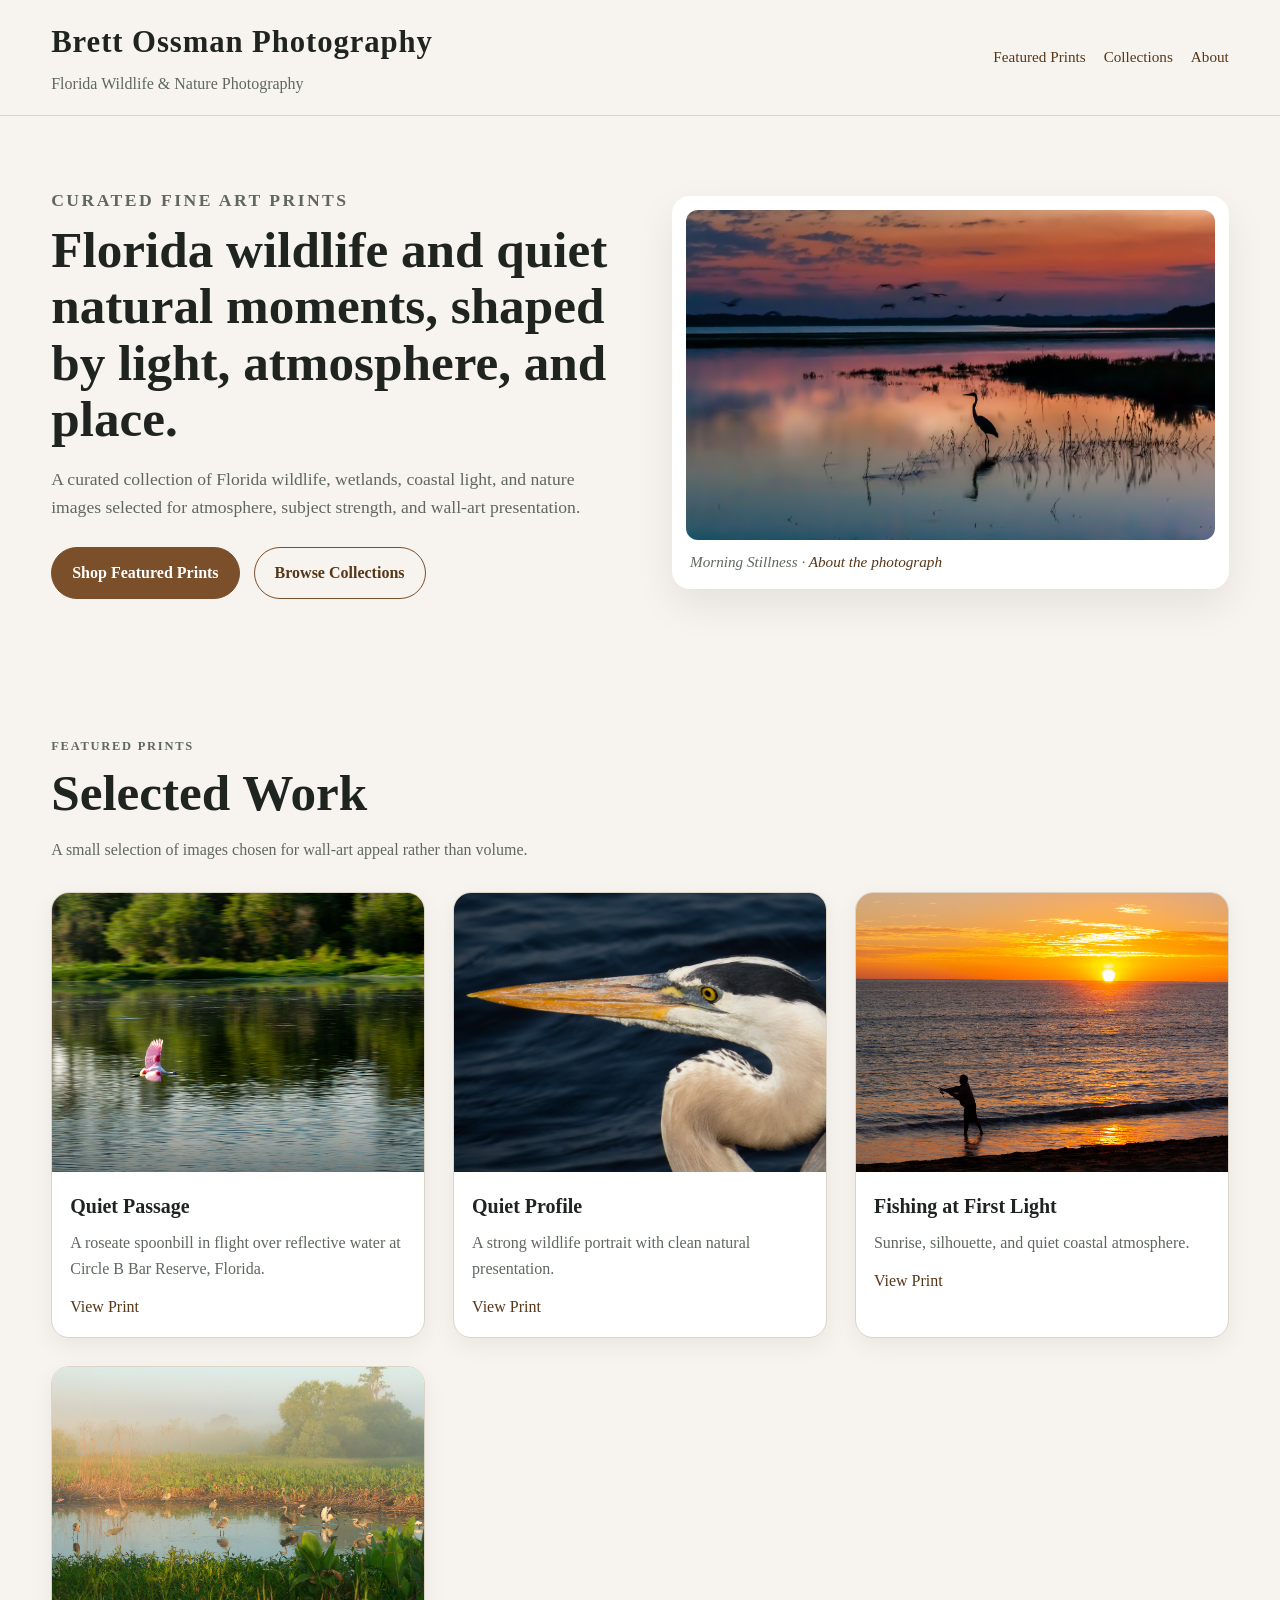
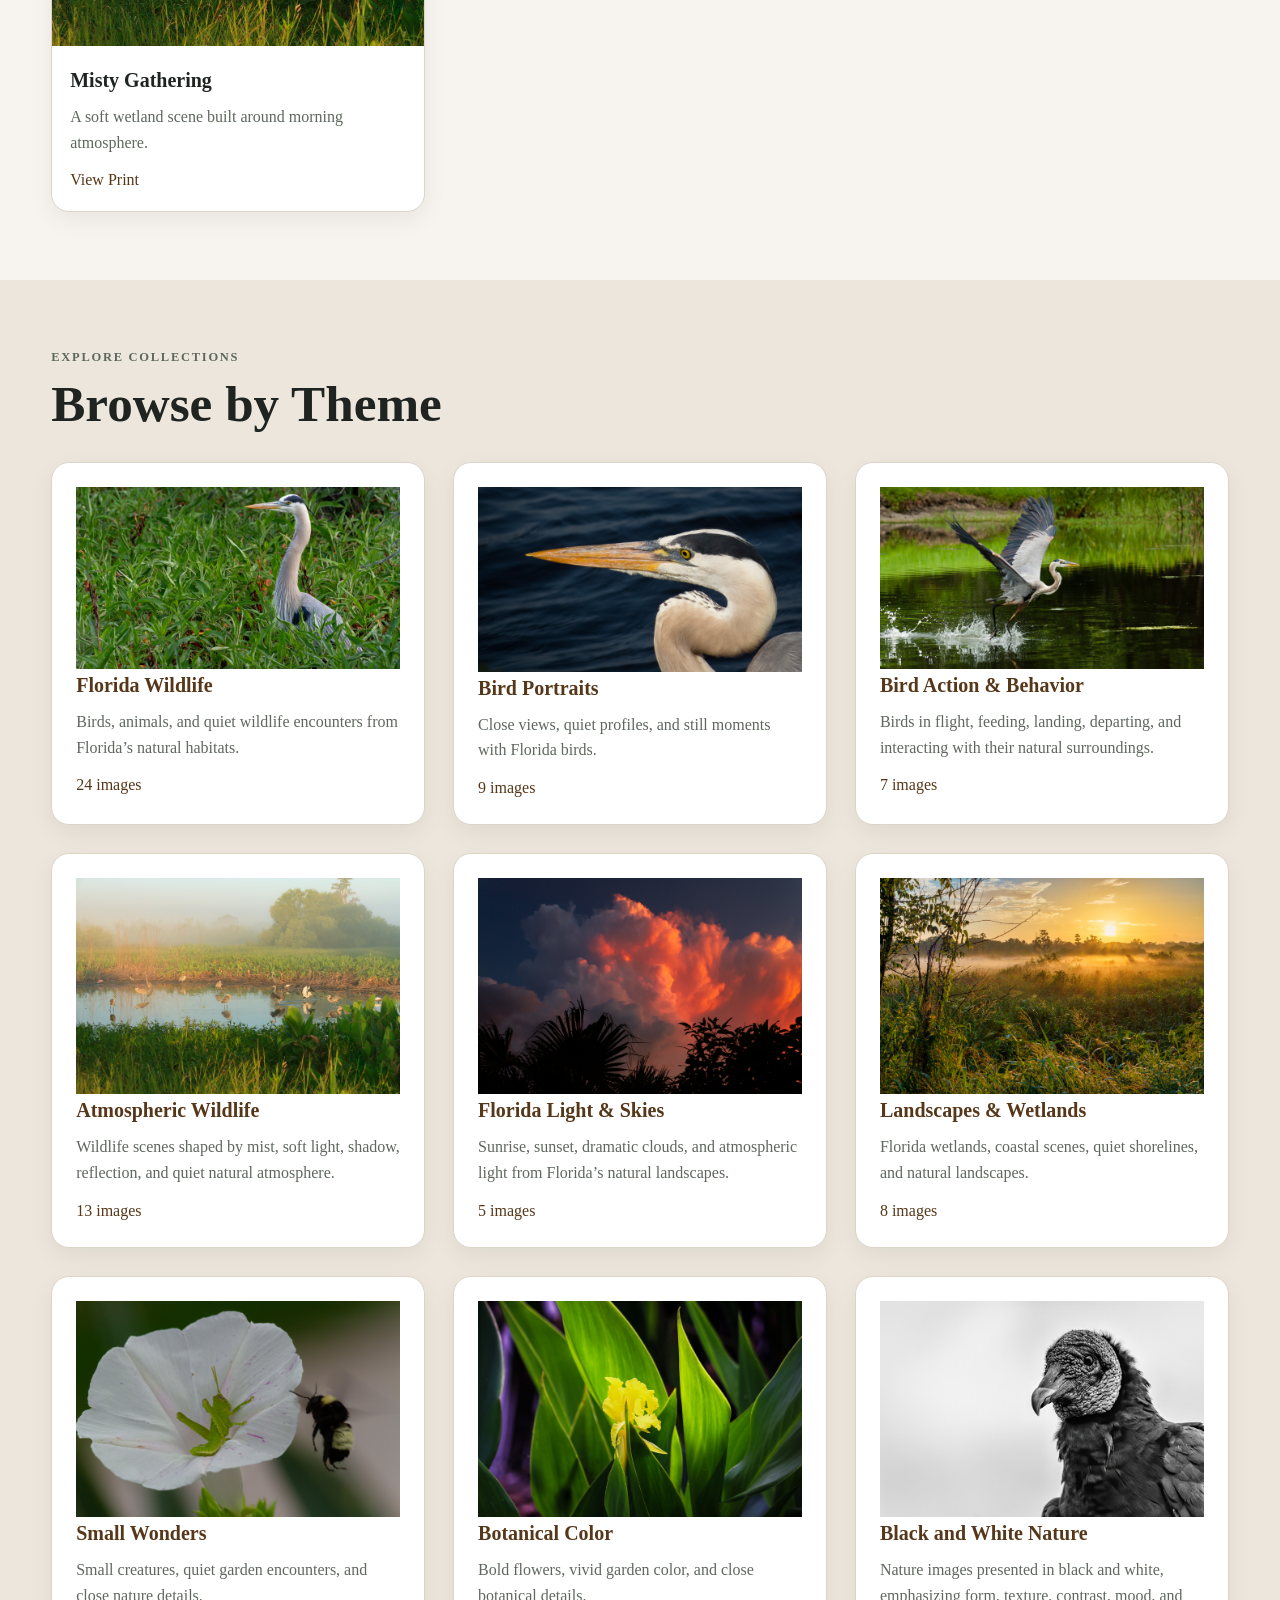
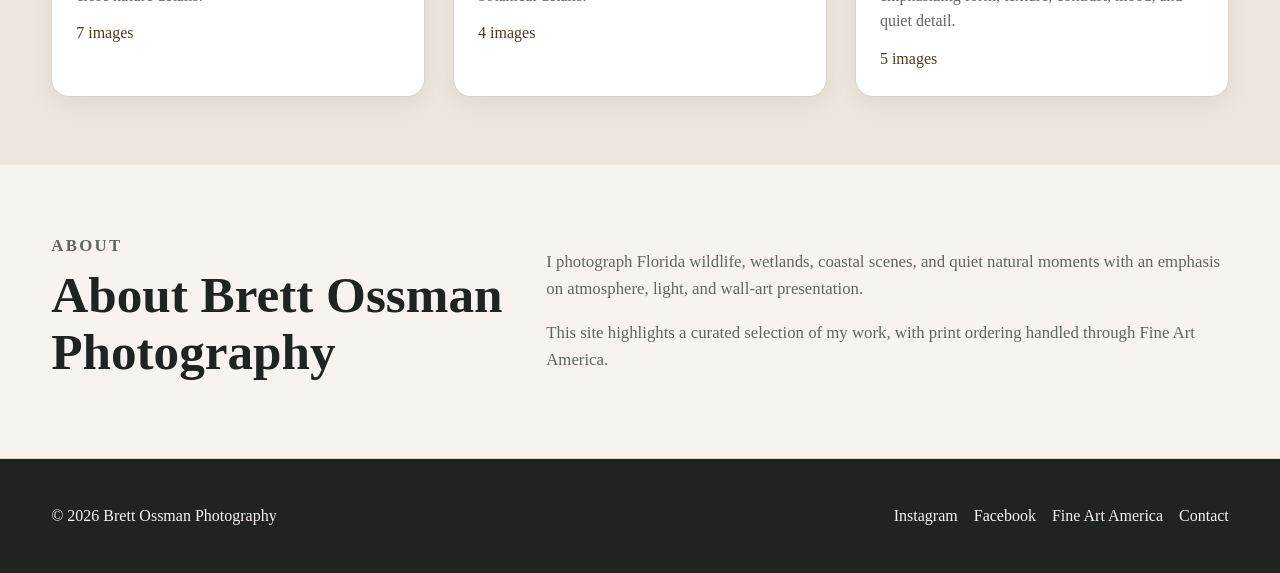
<file: index.html>
<!doctype html>
<html lang="en">

<head>
  <!-- Google tag (gtag.js) -->
  <script async src="https://www.googletagmanager.com/gtag/js?id=G-192TVSSP1P"></script>
  <script>
    window.dataLayer = window.dataLayer || [];
    function gtag() { dataLayer.push(arguments); }
    gtag('js', new Date());

    gtag('config', 'G-192TVSSP1P');
  </script>

  <meta charset="UTF-8" />
  <meta name="viewport" content="width=device-width, initial-scale=1.0" />

  <title>
    Brett Ossman Photography | Florida Wildlife &amp; Nature Photography
  </title>

  <meta name="description"
    content="Florida wildlife and nature photography by Brett Ossman. Shop curated fine art prints through Fine Art America." />

  <!-- Social sharing preview -->
  <meta property="og:title" content="Brett Ossman Photography | Florida Wildlife &amp; Nature Photography" />
  <meta property="og:type" content="website" />
  <meta property="og:url" content="https://brettossman.com/" />
  <meta property="og:site_name" content="Brett Ossman Photography" />
  <meta property="og:description"
    content="Florida wildlife, wetlands, coastal light, and quiet natural moments selected for atmosphere and wall-art presentation." />
  <meta property="og:image" content="https://brettossman.com/images/morning-stillness.jpg" />
  <meta property="og:image:type" content="image/jpeg" />
  <meta property="og:image:width" content="1600" />
  <meta property="og:image:height" content="994" />
  <meta property="og:image:alt" content="A heron standing in calm wetlands beneath a colorful dawn sky." />
  <meta name="p:domain_verify" content="afb8db14fca113ee64ce7ff60b80d902" />

  <link rel="stylesheet" href="style.css" />
</head>

<body>
  <header class="site-header">
    <div class="container header-inner">
      <div>
        <h1>Brett Ossman Photography</h1>
        <p>Florida Wildlife &amp; Nature Photography</p>
      </div>

      <nav class="top-nav" aria-label="Main navigation">
        <a href="#featured">Featured Prints</a>
        <a href="#collections">Collections</a>
        <a href="#about">About</a>
      </nav>
    </div>
  </header>

  <main>
    <section class="hero">
      <div class="container hero-grid">
        <div class="hero-text">
          <p class="eyebrow">Curated Fine Art Prints</p>
          <h2>
            Florida wildlife and quiet natural moments, shaped by light, atmosphere, and place.
          </h2>
          <p>
            A curated collection of Florida wildlife, wetlands, coastal light,
            and nature images selected for atmosphere, subject strength, and
            wall-art presentation.
          </p>

          <div class="button-row">
            <a class="button primary" href="https://fineartamerica.com/profiles/lanis-ossman">
              Shop Featured Prints
            </a>
            <a class="button secondary" href="https://fineartamerica.com/profiles/lanis-ossman?tab=artworkgalleries">
              Browse Collections
            </a>
          </div>
        </div>
        <div class="hero-image-wrap">
          <a href="https://fineartamerica.com/featured/morning-stillness-lanis-ossman.html" target="_blank"
            rel="noopener noreferrer" aria-label="View Morning Stillness print on Fine Art America">
            <img src="images/morning-stillness.jpg"
              alt="Morning Stillness, a heron standing in calm wetlands beneath a colorful dawn sky"
              class="hero-image" />
          </a>

          <p class="image-caption">
            Morning Stillness · <a href="morning-stillness.html">About the photograph</a>
          </p>
        </div>
      </div>
    </section>

    <section id="featured" class="section">
      <div class="container">
        <div class="section-heading">
          <p class="eyebrow">Featured Prints</p>
          <h2>Selected Work</h2>
          <p>
            A small selection of images chosen for wall-art appeal rather than
            volume.
          </p>
        </div>

        <div class="card-grid">
          <article class="print-card">
            <a href="https://fineartamerica.com/featured/quiet-passage-lanis-ossman.html" target="_blank"
              rel="noopener noreferrer">
              <img src="images/quiet-passage-roseatespoonbill-in-flight.jpg"
                alt="Roseate spoonbill in flight over reflective water at Circle B Bar Reserve, Florida" />
            </a>
            <div class="card-content">
              <h3>Quiet Passage</h3>
              <p>
                A roseate spoonbill in flight over reflective water at Circle B Bar Reserve, Florida.
              </p>
              <a href="https://fineartamerica.com/featured/quiet-passage-lanis-ossman.html" target="_blank"
                rel="noopener noreferrer">
                View Print
              </a>
            </div>
          </article>

          <article class="print-card">
            <a href="https://fineartamerica.com/featured/quiet-profile-lanis-ossman.html" target="_blank"
              rel="noopener noreferrer">
              <img src="images/quiet-profile.jpg" alt="Quiet Profile" />
            </a>
            <div class="card-content">
              <h3>Quiet Profile</h3>
              <p>
                A strong wildlife portrait with clean natural presentation.
              </p>
              <a href="https://fineartamerica.com/featured/quiet-profile-lanis-ossman.html" target="_blank"
                rel="noopener noreferrer">
                View Print
              </a>
            </div>
          </article>

          <article class="print-card">
            <a href="https://fineartamerica.com/featured/fishing-at-first-light-lanis-ossman.html" target="_blank"
              rel="noopener noreferrer">
              <img src="images/fishing-at-first-light.jpg" alt="Fishing at First Light" />
            </a>
            <div class="card-content">
              <h3>Fishing at First Light</h3>
              <p>Sunrise, silhouette, and quiet coastal atmosphere.</p>
              <a href="https://fineartamerica.com/featured/fishing-at-first-light-lanis-ossman.html" target="_blank"
                rel="noopener noreferrer">
                View Print
              </a>
            </div>
          </article>

          <article class="print-card">
            <a href="https://fineartamerica.com/featured/misty-gathering-lanis-ossman.html" target="_blank"
              rel="noopener noreferrer">
              <img src="images/misty-gathering.jpg" alt="Misty Gathering" />
            </a>
            <div class="card-content">
              <h3>Misty Gathering</h3>
              <p>A soft wetland scene built around morning atmosphere.</p>
              <a href="https://fineartamerica.com/featured/misty-gathering-lanis-ossman.html" target="_blank"
                rel="noopener noreferrer">
                View Print
              </a>
            </div>
          </article>
        </div>
      </div>
    </section>

    <section id="collections" class="section section-muted">
      <div class="container">
        <div class="section-heading">
          <p class="eyebrow">Explore Collections</p>
          <h2>Browse by Theme</h2>
        </div>
        <div id="collection-grid" class="collection-grid">
          <p>Loading collections...</p>
        </div>
      </div>
    </section>

    <section id="about" class="section">
      <div class="container about">
        <div>
          <p class="eyebrow">About</p>
          <h2>About Brett Ossman Photography</h2>
        </div>

        <div>
          <p>
            I photograph Florida wildlife, wetlands, coastal scenes, and quiet
            natural moments with an emphasis on atmosphere, light, and
            wall-art presentation.
          </p>
          <p>
            This site highlights a curated selection of my work, with print
            ordering handled through Fine Art America.
          </p>
        </div>
      </div>
    </section>
  </main>

  <footer class="site-footer">
    <div class="container footer-inner">
      <p>&copy; <span id="year"></span> Brett Ossman Photography</p>

      <div class="footer-links">
        <a href="https://www.instagram.com/brettossman/">Instagram</a>
        <a href="https://www.facebook.com/brett.ossman">Facebook</a>
        <a href="https://fineartamerica.com/profiles/lanis-ossman">Fine Art America</a>
        <a href="mailto:brettossman@gmail.com">Contact</a>
      </div>
    </div>
  </footer>

  <script>
    document.getElementById("year").textContent = new Date().getFullYear();

    async function loadCollections() {
      const grid = document.getElementById("collection-grid");

      try {
        const response = await fetch("data/gallery.json");

        if (!response.ok) {
          throw new Error(`Failed to load gallery.json: ${response.status}`);
        }

        const data = await response.json();

        const collections = [...data.collections].sort(
          (a, b) => (a.order ?? 0) - (b.order ?? 0),
        );

        grid.innerHTML = "";

        collections.forEach((collection) => {
          const card = document.createElement("a");
          card.className = "collection-card";
          card.href = collection.url;
          card.target = "_blank";
          card.rel = "noopener noreferrer";

          card.innerHTML = `
          <img src="${collection.image}" alt="${collection.alt || collection.title}" />
          <div class="collection-card-content">
            <h3>${collection.title}</h3>
            <p>${collection.description}</p>
            <span>${collection.count} images</span>
          </div>
        `;

          grid.appendChild(card);
        });
      } catch (error) {
        console.error(error);
        grid.innerHTML = "<p>Collections could not be loaded.</p>";
      }
    }

    loadCollections();
  </script>
</body>

</html>
</file>
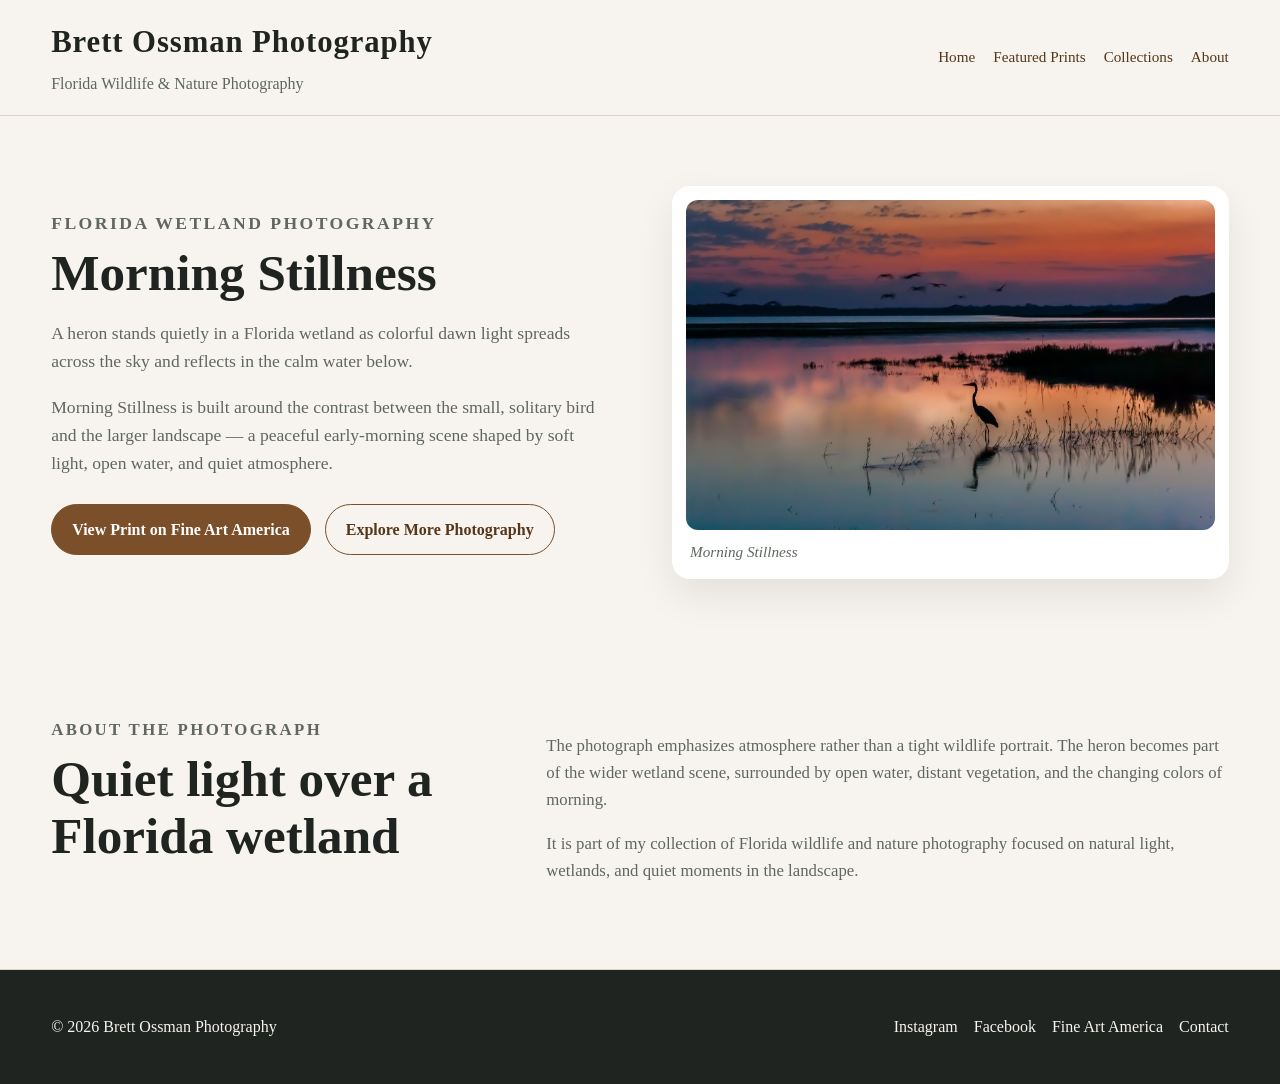
<file: morning-stillness.html>
<!doctype html>
<html lang="en">

<head>
  <!-- Google tag (gtag.js) -->
  <script async src="https://www.googletagmanager.com/gtag/js?id=G-192TVSSP1P"></script>
  <script>
    window.dataLayer = window.dataLayer || [];
    function gtag() {dataLayer.push(arguments);}
    gtag('js', new Date());

    gtag('config', 'G-192TVSSP1P');
  </script>

  <meta charset="UTF-8" />
  <meta name="viewport" content="width=device-width, initial-scale=1.0" />

  <title>Morning Stillness | Brett Ossman Photography</title>

  <meta name="description"
    content="Morning Stillness by Brett Ossman, a peaceful Florida wetland photograph featuring a heron beneath colorful dawn light." />

  <meta name="robots" content="max-image-preview:large" />

  <!-- Social sharing preview -->
  <meta property="og:title" content="Morning Stillness | Brett Ossman Photography" />
  <meta property="og:type" content="website" />
  <meta property="og:url" content="https://brettossman.com/morning-stillness.html" />
  <meta property="og:site_name" content="Brett Ossman Photography" />
  <meta property="og:description"
    content="A peaceful Florida wetland photograph featuring a heron beneath colorful dawn light." />
  <meta property="og:image" content="https://brettossman.com/images/morning-stillness.jpg" />
  <meta property="og:image:type" content="image/jpeg" />
  <meta property="og:image:width" content="1600" />
  <meta property="og:image:height" content="994" />
  <meta property="og:image:alt" content="A heron standing in calm Florida wetlands beneath a colorful dawn sky." />

  <script type="application/ld+json">
  {
    "@context": "https://schema.org",
    "@type": "WebPage",
    "url": "https://brettossman.com/morning-stillness.html",
    "name": "Morning Stillness",
    "primaryImageOfPage": {
      "@type": "ImageObject",
      "contentUrl": "https://brettossman.com/images/morning-stillness.jpg",
      "name": "Morning Stillness",
      "caption": "A heron standing in calm Florida wetlands beneath a colorful dawn sky"
    }
  }
  </script>

  <link rel="canonical" href="https://brettossman.com/morning-stillness.html" />
  <link rel="stylesheet" href="style.css" />
</head>

<body>
  <header class="site-header">
    <div class="container header-inner">
      <div>
        <h1>Brett Ossman Photography</h1>
        <p>Florida Wildlife &amp; Nature Photography</p>
      </div>

      <nav class="top-nav" aria-label="Main navigation">
        <a href="index.html">Home</a>
        <a href="index.html#featured">Featured Prints</a>
        <a href="index.html#collections">Collections</a>
        <a href="index.html#about">About</a>
      </nav>
    </div>
  </header>

  <main>
    <section class="hero">
      <div class="container hero-grid">
        <div class="hero-text">
          <p class="eyebrow">Florida Wetland Photography</p>

          <h2>Morning Stillness</h2>

          <p>
            A heron stands quietly in a Florida wetland as colorful dawn light
            spreads across the sky and reflects in the calm water below.
          </p>

          <p>
            Morning Stillness is built around the contrast between the small,
            solitary bird and the larger landscape — a peaceful early-morning
            scene shaped by soft light, open water, and quiet atmosphere.
          </p>

          <div class="button-row">
            <a class="button primary" href="https://fineartamerica.com/featured/morning-stillness-lanis-ossman.html"
              target="_blank" rel="noopener noreferrer">
              View Print on Fine Art America
            </a>

            <a class="button secondary" href="index.html">
              Explore More Photography
            </a>
          </div>
        </div>

        <div class="hero-image-wrap">
          <a href="https://fineartamerica.com/featured/morning-stillness-lanis-ossman.html" target="_blank"
            rel="noopener noreferrer" aria-label="View Morning Stillness print on Fine Art America">
            <img src="images/morning-stillness.jpg"
              alt="Heron standing in calm Florida wetlands beneath a colorful dawn sky" class="hero-image" />
          </a>
          <p class="image-caption">Morning Stillness</p>
        </div>
      </div>
    </section>

    <section class="section">
      <div class="container about">
        <div>
          <p class="eyebrow">About the Photograph</p>
          <h2>Quiet light over a Florida wetland</h2>
        </div>

        <div>
          <p>
            The photograph emphasizes atmosphere rather than a tight wildlife
            portrait. The heron becomes part of the wider wetland scene,
            surrounded by open water, distant vegetation, and the changing
            colors of morning.
          </p>

          <p>
            It is part of my collection of Florida wildlife and nature
            photography focused on natural light, wetlands, and quiet moments
            in the landscape.
          </p>
        </div>
      </div>
    </section>
  </main>

  <footer class="site-footer">
    <div class="container footer-inner">
      <p>&copy; <span id="year"></span> Brett Ossman Photography</p>

      <div class="footer-links">
        <a href="https://www.instagram.com/brettossman/">Instagram</a>
        <a href="https://www.facebook.com/brett.ossman">Facebook</a>
        <a href="https://fineartamerica.com/profiles/lanis-ossman">Fine Art America</a>
        <a href="mailto:brettossman@gmail.com">Contact</a>
      </div>
    </div>
  </footer>

  <script>
    document.getElementById("year").textContent = new Date().getFullYear();
  </script>
</body>

</html>
</file>
<file: style.css>
:root {
  --bg: #f7f4ef;
  --bg-muted: #ece6dc;
  --text: #1f2421;
  --muted: #5f675f;
  --accent: #7a4f2a;
  --accent-dark: #563719;
  --card: #ffffff;
  --border: #ddd4c8;
  --shadow: 0 16px 40px rgba(0, 0, 0, 0.08);
  --radius: 18px;
  --max-width: 1280px;
}

* {
  box-sizing: border-box;
}

html {
  scroll-behavior: smooth;
}

body {
  margin: 0;
  font-family: Georgia, "Times New Roman", serif;
  color: var(--text);
  background: var(--bg);
  line-height: 1.6;
}

img {
  max-width: 100%;
  display: block;
}

a {
  color: var(--accent-dark);
  text-decoration: none;
}

a:hover {
  text-decoration: underline;
}

.container {
  width: min(92%, var(--max-width));
  margin: 0 auto;
}

/* Header */

.site-header {
  background: rgba(247, 244, 239, 0.96);
  border-bottom: 1px solid var(--border);
  position: sticky;
  top: 0;
  z-index: 10;
}

.header-inner {
  display: flex;
  justify-content: space-between;
  gap: 24px;
  align-items: center;
  padding: 18px 0;
}

.site-header h1 {
  margin: 0;
  font-size: clamp(1.7rem, 2.4vw, 2.25rem);
  letter-spacing: 0.03em;
}

.site-header p {
  margin: 4px 0 0;
  color: var(--muted);
  font-size: 1rem;
}

.top-nav {
  display: flex;
  gap: 18px;
  font-size: 0.95rem;
}

/* Hero */

.hero {
  padding: 70px 0;
}

.hero-grid {
  display: grid;
  grid-template-columns: 1fr 1fr;
  gap: 64px;
  align-items: center;
}

.eyebrow {
  margin: 0 0 8px;
  color: var(--accent);
  text-transform: uppercase;
  letter-spacing: 0.14em;
  font-size: 0.78rem;
  font-weight: bold;
}

.hero h2,
.section-heading h2,
.about h2 {
  margin: 0;
  line-height: 1.1;
  font-size: clamp(2rem, 4vw, 4rem);
}

.hero-text p {
  font-size: 1.1rem;
  color: var(--muted);
}

.button-row {
  display: flex;
  flex-wrap: wrap;
  gap: 14px;
  margin-top: 26px;
}

.button {
  display: inline-block;
  padding: 12px 20px;
  border-radius: 999px;
  font-weight: bold;
  border: 1px solid var(--accent);
}

.button.primary {
  background: var(--accent);
  color: #fff;
}

.button.secondary {
  color: var(--accent-dark);
  background: transparent;
}

.hero-image-wrap {
  background: var(--card);
  border-radius: var(--radius);
  padding: 14px;
  box-shadow: var(--shadow);
}

.hero-image {
  width: 100%;
  aspect-ratio: 16 / 10;
  object-fit: cover;
  border-radius: calc(var(--radius) - 6px);
}

.image-caption {
  margin: 10px 4px 0;
  color: var(--muted);
  font-size: 0.95rem;
  font-style: italic;
}

/* Sections */

.section {
  padding: 68px 0;
}

.section-muted {
  background: var(--bg-muted);
}

.section-heading {
  max-width: 700px;
  margin-bottom: 30px;
}

.section-heading p {
  color: var(--muted);
}

/* Cards */

.card-grid,
.collection-grid {
  display: grid;
  grid-template-columns: repeat(3, 1fr);
  gap: 28px;
}

.print-card,
.collection-card {
  background: var(--card);
  border: 1px solid var(--border);
  border-radius: var(--radius);
  overflow: hidden;
  box-shadow: 0 8px 24px rgba(0, 0, 0, 0.06);
}

.print-card img {
  width: 100%;
  aspect-ratio: 4 / 3;
  object-fit: cover;
}

.card-content {
  padding: 18px;
}

.card-content h3,
.collection-card h3 {
  margin: 0 0 8px;
  font-size: 1.25rem;
}

.card-content p,
.collection-card p {
  color: var(--muted);
  margin: 0 0 12px;
}

.collection-card {
  padding: 24px;
  min-height: 180px;
}

.collection-card:hover {
  text-decoration: none;
  transform: translateY(-2px);
  transition: transform 0.2s ease;
}

/* About */

.about {
  display: grid;
  grid-template-columns: 0.8fr 1.2fr;
  gap: 40px;
  align-items: start;
}

.about p {
  color: var(--muted);
  font-size: 1.05rem;
}

/* Footer */

.site-footer {
  border-top: 1px solid var(--border);
  padding: 28px 0;
  background: #1f2421;
  color: #f7f4ef;
}

.footer-inner {
  display: flex;
  justify-content: space-between;
  gap: 20px;
  align-items: center;
}

.footer-links {
  display: flex;
  flex-wrap: wrap;
  gap: 16px;
}

.footer-links a {
  color: #f7f4ef;
}

/* Mobile */

@media (max-width: 800px) {
  .container {
    width: min(92%, 680px);
  }

  .site-header {
    position: static;
  }

  .header-inner {
    display: block;
    padding: 18px 0;
  }

  .site-header h1 {
    font-size: 1.45rem;
    line-height: 1.15;
  }

  .site-header p {
    font-size: 0.95rem;
  }

  .top-nav {
    margin-top: 14px;
    display: flex;
    flex-wrap: wrap;
    gap: 12px;
    font-size: 0.95rem;
  }

  .hero {
    padding: 36px 0 44px;
  }

  .hero-grid {
    grid-template-columns: 1fr;
    gap: 28px;
  }

  .hero h2 {
    font-size: 2.35rem;
    line-height: 1.08;
  }

  .hero-text p {
    font-size: 1.05rem;
  }

  .button-row {
    gap: 10px;
    margin-top: 22px;
  }

  .button {
    padding: 11px 16px;
    font-size: 0.95rem;
  }

  .hero-image {
    aspect-ratio: 4 / 3;
  }

  .section {
    padding: 44px 0;
  }

  .section-heading h2,
  .about h2 {
    font-size: 2rem;
  }

  .section-heading p,
  .about p,
  .card-content p,
  .collection-card p {
    font-size: 1rem;
  }

  .card-grid,
  .collection-grid {
    grid-template-columns: 1fr;
    gap: 20px;
  }

  .print-card img {
    aspect-ratio: 4 / 3;
  }

  .card-content {
    padding: 18px;
  }

  .card-content h3,
  .collection-card h3 {
    font-size: 1.35rem;
  }

  .collection-card {
    min-height: auto;
    padding: 22px;
  }

  .about {
    display: block;
  }

  .about div + div {
    margin-top: 18px;
  }

  .footer-inner {
    display: block;
    text-align: left;
  }

  .footer-links {
    margin-top: 14px;
    display: flex;
    flex-wrap: wrap;
    gap: 12px;
    font-size: 0.95rem;
  }
}
</file>
